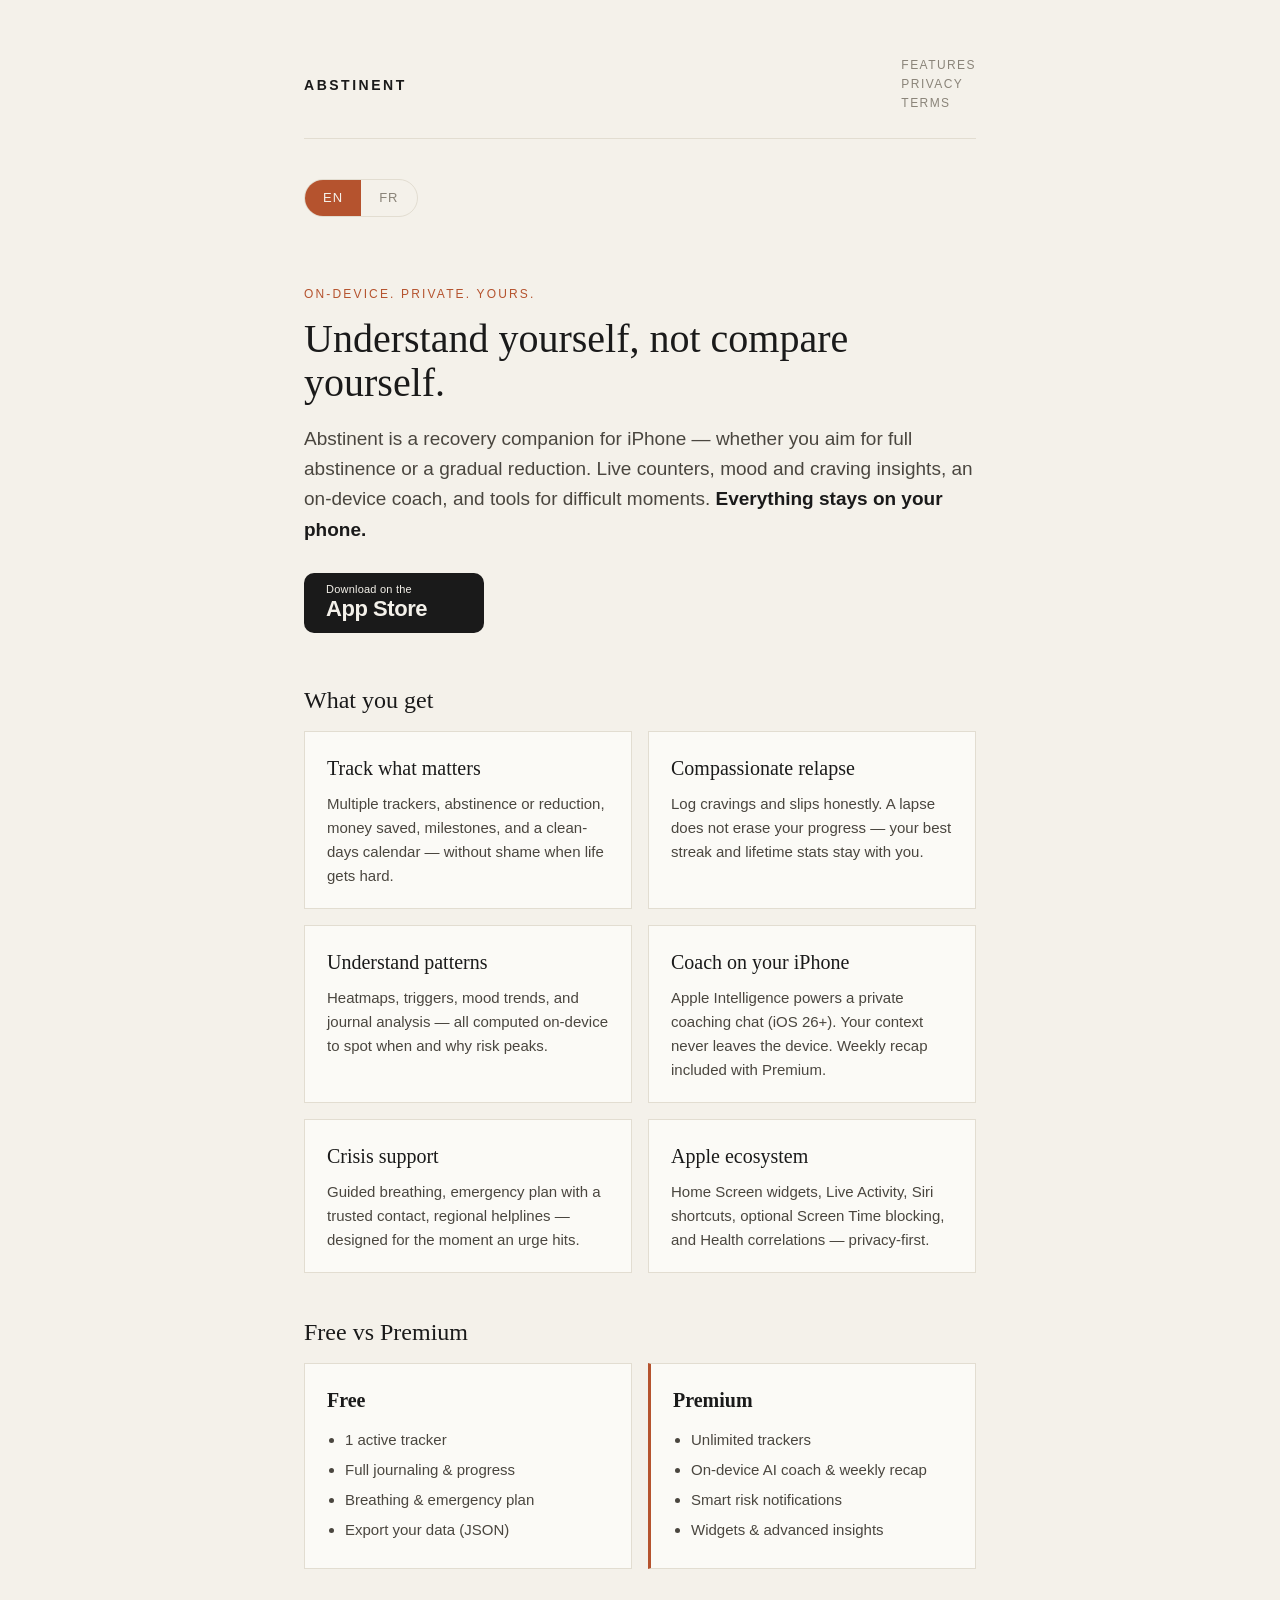
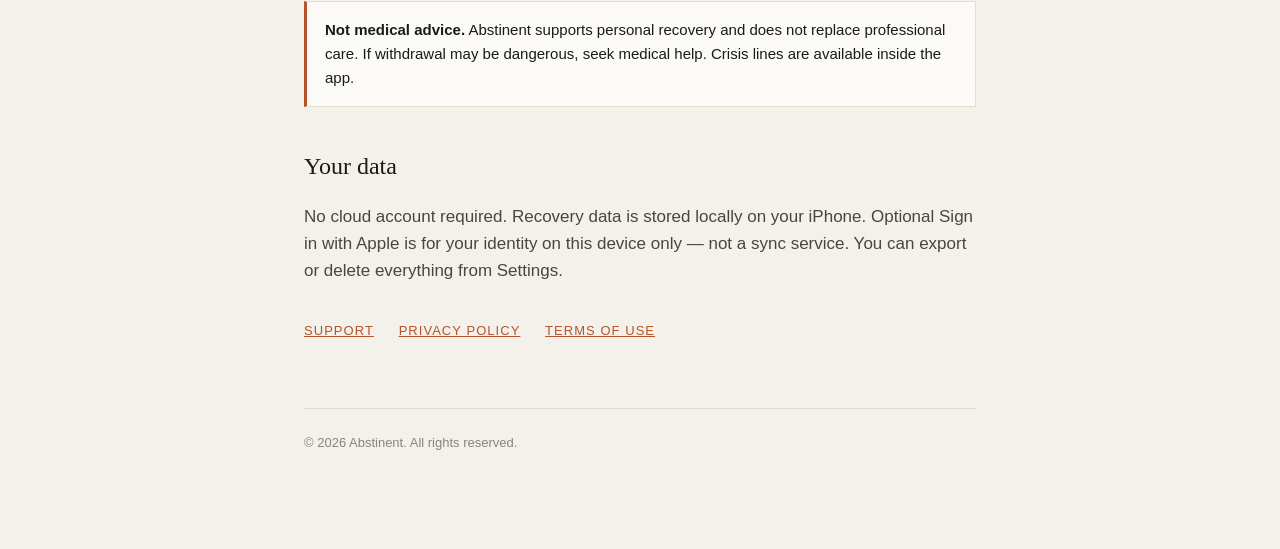
<file: index.html>
<!DOCTYPE html>
<html lang="en">
<head>
  <meta charset="utf-8" />
  <meta name="viewport" content="width=device-width, initial-scale=1" />
  <title>Abstinent — Private sobriety tracker for iPhone</title>
  <meta name="description" content="Abstinent helps you quit or reduce addictive habits with on-device intelligence, compassionate relapse tracking, widgets, and a private coach. Your data never leaves your iPhone." />
  <meta property="og:title" content="Abstinent — Understand yourself, not compare yourself" />
  <meta property="og:description" content="Private, on-device recovery tracker for iPhone. Abstinence or reduction, relapse patterns, breathing exercises, emergency plan — 100% on your device." />
  <meta property="og:type" content="website" />
  <meta property="og:url" content="https://abstinent.app/" />
  <meta name="twitter:card" content="summary_large_image" />
  <link rel="stylesheet" href="/style.css" />
</head>
<body>
  <div class="wrap">
    <header class="site">
      <a class="brand" href="/">Abstinent</a>
      <nav>
        <a href="#features" data-lang="en">Features</a>
        <a href="#features" data-lang="fr">Fonctionnalités</a>
        <a href="/privacy" data-lang="en">Privacy</a>
        <a href="/privacy" data-lang="fr">Confidentialité</a>
        <a href="/terms" data-lang="en">Terms</a>
        <a href="/terms" data-lang="fr">Conditions</a>
      </nav>
    </header>

    <div class="lang-toggle" role="group" aria-label="Language">
      <button data-set="en">EN</button>
      <button data-set="fr">FR</button>
    </div>

    <section data-lang="en">
      <div class="hero">
        <p class="kicker">On-device. Private. Yours.</p>
        <h1>Understand yourself, not compare yourself.</h1>
        <p class="lead">Abstinent is a recovery companion for iPhone — whether you aim for full abstinence or a gradual reduction. Live counters, mood and craving insights, an on-device coach, and tools for difficult moments. <strong>Everything stays on your phone.</strong></p>
        <div class="cta-row">
          <a class="app-store-badge" href="https://apps.apple.com/app/id6782558840" rel="noopener noreferrer" aria-label="Download on the App Store">
            <span class="badge-label">Download on the</span>
            <span class="badge-store">App Store</span>
          </a>
        </div>
      </div>

      <h2 id="features">What you get</h2>
      <div class="feature-grid">
        <article class="feature-card">
          <h3>Track what matters</h3>
          <p>Multiple trackers, abstinence or reduction, money saved, milestones, and a clean-days calendar — without shame when life gets hard.</p>
        </article>
        <article class="feature-card">
          <h3>Compassionate relapse</h3>
          <p>Log cravings and slips honestly. A lapse does not erase your progress — your best streak and lifetime stats stay with you.</p>
        </article>
        <article class="feature-card">
          <h3>Understand patterns</h3>
          <p>Heatmaps, triggers, mood trends, and journal analysis — all computed on-device to spot when and why risk peaks.</p>
        </article>
        <article class="feature-card">
          <h3>Coach on your iPhone</h3>
          <p>Apple Intelligence powers a private coaching chat (iOS 26+). Your context never leaves the device. Weekly recap included with Premium.</p>
        </article>
        <article class="feature-card">
          <h3>Crisis support</h3>
          <p>Guided breathing, emergency plan with a trusted contact, regional helplines — designed for the moment an urge hits.</p>
        </article>
        <article class="feature-card">
          <h3>Apple ecosystem</h3>
          <p>Home Screen widgets, Live Activity, Siri shortcuts, optional Screen Time blocking, and Health correlations — privacy-first.</p>
        </article>
      </div>

      <h2>Free vs Premium</h2>
      <div class="tier-grid">
        <div class="tier-card">
          <h3>Free</h3>
          <ul>
            <li>1 active tracker</li>
            <li>Full journaling &amp; progress</li>
            <li>Breathing &amp; emergency plan</li>
            <li>Export your data (JSON)</li>
          </ul>
        </div>
        <div class="tier-card tier-pro">
          <h3>Premium</h3>
          <ul>
            <li>Unlimited trackers</li>
            <li>On-device AI coach &amp; weekly recap</li>
            <li>Smart risk notifications</li>
            <li>Widgets &amp; advanced insights</li>
          </ul>
        </div>
      </div>

      <div class="callout">
        <strong>Not medical advice.</strong> Abstinent supports personal recovery and does not replace professional care. If withdrawal may be dangerous, seek medical help. Crisis lines are available inside the app.
      </div>

      <h2>Your data</h2>
      <p>No cloud account required. Recovery data is stored locally on your iPhone. Optional Sign in with Apple is for your identity on this device only — not a sync service. You can export or delete everything from Settings.</p>

      <div class="links-row">
        <a href="mailto:support@abstinent.app">Support</a>
        <a href="/privacy">Privacy Policy</a>
        <a href="/terms">Terms of Use</a>
      </div>
    </section>

    <section data-lang="fr">
      <div class="hero">
        <p class="kicker">Sur l'appareil. Privé. À toi.</p>
        <h1>Se comprendre, pas se comparer.</h1>
        <p class="lead">Abstinent est un compagnon de récupération pour iPhone — que tu vises l'abstinence totale ou une réduction progressive. Compteurs en direct, analyses d'humeur et d'envies, coach on-device et outils pour les moments difficiles. <strong>Tout reste sur ton téléphone.</strong></p>
        <div class="cta-row">
          <a class="app-store-badge" href="https://apps.apple.com/app/id6782558840" rel="noopener noreferrer" aria-label="Télécharger sur l'App Store">
            <span class="badge-label">Télécharger sur l'</span>
            <span class="badge-store">App Store</span>
          </a>
        </div>
      </div>

      <h2 id="features">Ce que tu obtiens</h2>
      <div class="feature-grid">
        <article class="feature-card">
          <h3>Suis ce qui compte</h3>
          <p>Plusieurs suivis, abstinence ou réduction, argent économisé, paliers et calendrier des jours réussis — sans culpabilité quand ça va mal.</p>
        </article>
        <article class="feature-card">
          <h3>Rechute bienveillante</h3>
          <p>Note honnêtement envies et écarts. Un lapse n'efface pas tes progrès — ta meilleure série et tes stats à vie restent.</p>
        </article>
        <article class="feature-card">
          <h3>Comprends tes schémas</h3>
          <p>Cartes de risque, déclencheurs, humeur et analyse du journal — tout calculé on-device pour repérer quand le risque monte.</p>
        </article>
        <article class="feature-card">
          <h3>Coach sur ton iPhone</h3>
          <p>Apple Intelligence alimente un chat de coaching privé (iOS 26+). Ton contexte ne quitte jamais l'appareil. Bilan hebdo inclus avec Premium.</p>
        </article>
        <article class="feature-card">
          <h3>Soutien en crise</h3>
          <p>Respiration guidée, plan d'urgence avec un proche, lignes d'aide régionales — conçu pour le moment où l'envie frappe.</p>
        </article>
        <article class="feature-card">
          <h3>Écosystème Apple</h3>
          <p>Widgets, Live Activity, raccourcis Siri, blocage Temps d'écran optionnel et corrélations Santé — privacy-first.</p>
        </article>
      </div>

      <h2>Gratuit vs Premium</h2>
      <div class="tier-grid">
        <div class="tier-card">
          <h3>Gratuit</h3>
          <ul>
            <li>1 suivi actif</li>
            <li>Journal &amp; progrès complets</li>
            <li>Respiration &amp; plan d'urgence</li>
            <li>Export de tes données (JSON)</li>
          </ul>
        </div>
        <div class="tier-card tier-pro">
          <h3>Premium</h3>
          <ul>
            <li>Suivis illimités</li>
            <li>Coach IA on-device &amp; bilan hebdo</li>
            <li>Notifications intelligentes</li>
            <li>Widgets &amp; analyses avancées</li>
          </ul>
        </div>
      </div>

      <div class="callout">
        <strong>Pas un avis médical.</strong> Abstinent accompagne ta récupération personnelle et ne remplace pas un suivi professionnel. Si le sevrage peut être dangereux, consulte un médecin. Des lignes d'aide sont disponibles dans l'app.
      </div>

      <h2>Tes données</h2>
      <p>Aucun compte cloud requis. Les données de récupération sont stockées localement sur ton iPhone. Se connecter avec Apple sert à ton identité sur cet appareil — pas à une synchronisation. Tu peux tout exporter ou supprimer depuis les Réglages.</p>

      <div class="links-row">
        <a href="mailto:support@abstinent.app">Assistance</a>
        <a href="/privacy">Politique de confidentialité</a>
        <a href="/terms">Conditions d'utilisation</a>
      </div>
    </section>

    <footer class="site">
      <span data-lang="en">© 2026 Abstinent. All rights reserved.</span>
      <span data-lang="fr">© 2026 Abstinent. Tous droits réservés.</span>
    </footer>
  </div>
  <script src="/app.js"></script>
</body>
</html>
</file>
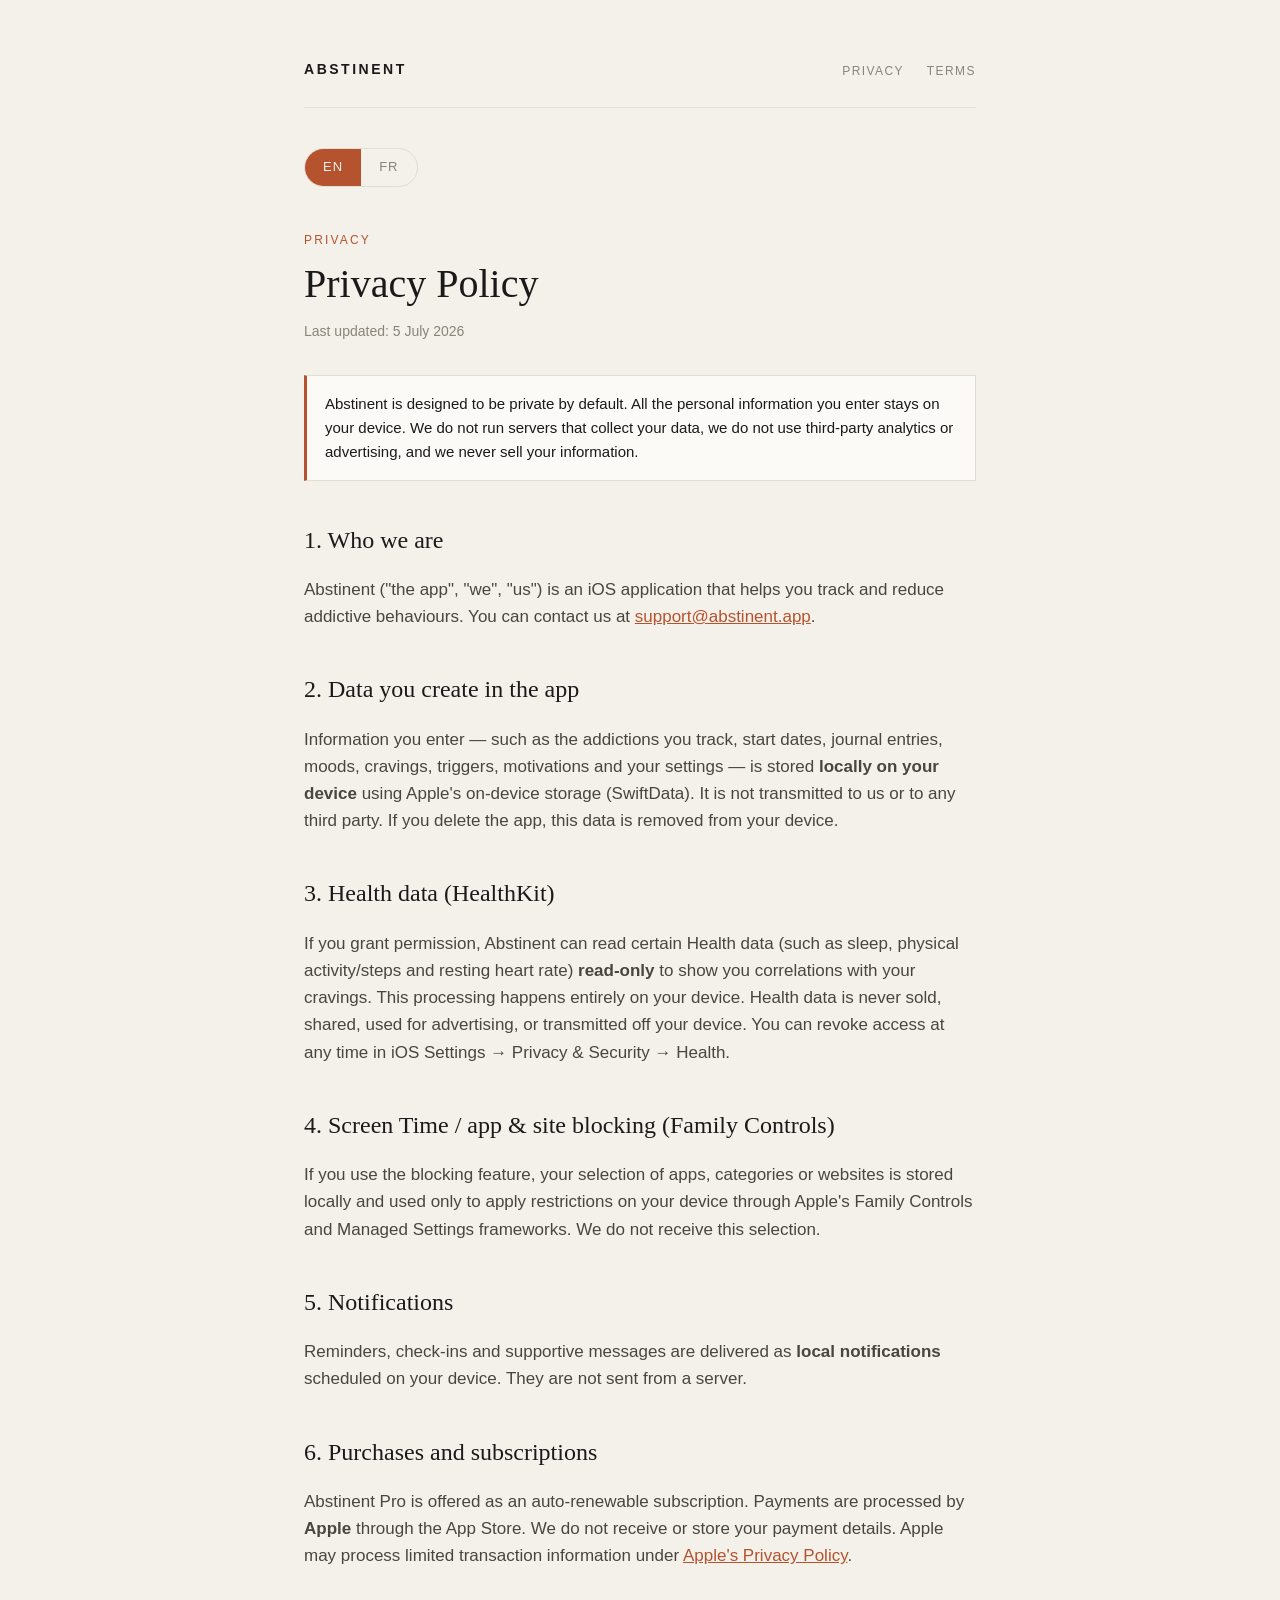
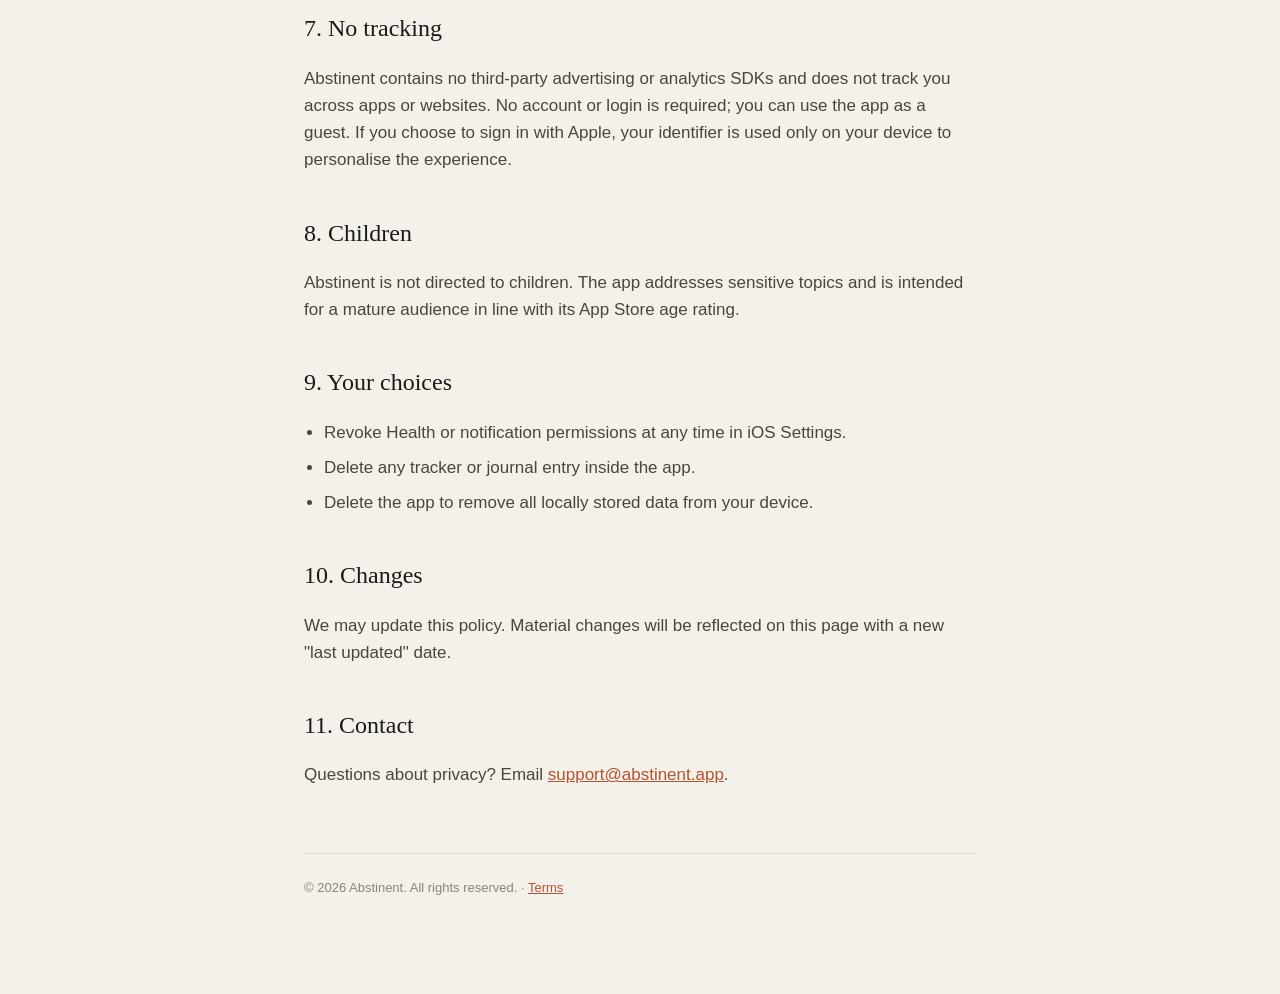
<file: privacy/index.html>
<!DOCTYPE html>
<html lang="en">
<head>
  <meta charset="utf-8" />
  <meta name="viewport" content="width=device-width, initial-scale=1" />
  <title>Privacy Policy — Abstinent</title>
  <meta name="description" content="Abstinent privacy policy. All your data stays on your device. No tracking, no servers, no accounts." />
  <link rel="stylesheet" href="/style.css" />
</head>
<body>
  <div class="wrap">
    <header class="site">
      <a class="brand" href="/">Abstinent</a>
      <nav>
        <a href="/privacy">Privacy</a>
        <a href="/terms">Terms</a>
      </nav>
    </header>

    <div class="lang-toggle" role="group" aria-label="Language">
      <button data-set="en">EN</button>
      <button data-set="fr">FR</button>
    </div>

    <!-- ENGLISH -->
    <section data-lang="en">
      <p class="kicker">Privacy</p>
      <h1>Privacy Policy</h1>
      <p class="updated">Last updated: 5 July 2026</p>

      <div class="callout">
        Abstinent is designed to be private by default. All the personal information you enter
        stays on your device. We do not run servers that collect your data, we do not use
        third-party analytics or advertising, and we never sell your information.
      </div>

      <h2>1. Who we are</h2>
      <p>Abstinent ("the app", "we", "us") is an iOS application that helps you track and reduce
      addictive behaviours. You can contact us at
      <a href="mailto:support@abstinent.app">support@abstinent.app</a>.</p>

      <h2>2. Data you create in the app</h2>
      <p>Information you enter — such as the addictions you track, start dates, journal entries,
      moods, cravings, triggers, motivations and your settings — is stored <strong>locally on your
      device</strong> using Apple's on-device storage (SwiftData). It is not transmitted to us or to
      any third party. If you delete the app, this data is removed from your device.</p>

      <h2>3. Health data (HealthKit)</h2>
      <p>If you grant permission, Abstinent can read certain Health data (such as sleep, physical
      activity/steps and resting heart rate) <strong>read-only</strong> to show you correlations with
      your cravings. This processing happens entirely on your device. Health data is never sold,
      shared, used for advertising, or transmitted off your device. You can revoke access at any time
      in iOS Settings → Privacy &amp; Security → Health.</p>

      <h2>4. Screen Time / app &amp; site blocking (Family Controls)</h2>
      <p>If you use the blocking feature, your selection of apps, categories or websites is stored
      locally and used only to apply restrictions on your device through Apple's Family Controls and
      Managed Settings frameworks. We do not receive this selection.</p>

      <h2>5. Notifications</h2>
      <p>Reminders, check-ins and supportive messages are delivered as <strong>local
      notifications</strong> scheduled on your device. They are not sent from a server.</p>

      <h2>6. Purchases and subscriptions</h2>
      <p>Abstinent Pro is offered as an auto-renewable subscription. Payments are processed by
      <strong>Apple</strong> through the App Store. We do not receive or store your payment details.
      Apple may process limited transaction information under
      <a href="https://www.apple.com/legal/privacy/" target="_blank" rel="noopener">Apple's Privacy Policy</a>.</p>

      <h2>7. No tracking</h2>
      <p>Abstinent contains no third-party advertising or analytics SDKs and does not track you across
      apps or websites. No account or login is required; you can use the app as a guest. If you choose
      to sign in with Apple, your identifier is used only on your device to personalise the experience.</p>

      <h2>8. Children</h2>
      <p>Abstinent is not directed to children. The app addresses sensitive topics and is intended for
      a mature audience in line with its App Store age rating.</p>

      <h2>9. Your choices</h2>
      <ul>
        <li>Revoke Health or notification permissions at any time in iOS Settings.</li>
        <li>Delete any tracker or journal entry inside the app.</li>
        <li>Delete the app to remove all locally stored data from your device.</li>
      </ul>

      <h2>10. Changes</h2>
      <p>We may update this policy. Material changes will be reflected on this page with a new "last
      updated" date.</p>

      <h2>11. Contact</h2>
      <p>Questions about privacy? Email <a href="mailto:support@abstinent.app">support@abstinent.app</a>.</p>
    </section>

    <!-- FRANÇAIS -->
    <section data-lang="fr">
      <p class="kicker">Confidentialité</p>
      <h1>Politique de confidentialité</h1>
      <p class="updated">Dernière mise à jour : 5 juillet 2026</p>

      <div class="callout">
        Abstinent est conçue pour être privée par défaut. Toutes les informations que tu saisis
        restent sur ton appareil. Nous n'exploitons aucun serveur qui collecterait tes données, nous
        n'utilisons ni outils d'analyse tiers ni publicité, et nous ne vendons jamais tes informations.
      </div>

      <h2>1. Qui sommes-nous</h2>
      <p>Abstinent (« l'app », « nous ») est une application iOS qui t'aide à suivre et réduire des
      comportements addictifs. Tu peux nous contacter à
      <a href="mailto:support@abstinent.app">support@abstinent.app</a>.</p>

      <h2>2. Données créées dans l'app</h2>
      <p>Les informations que tu saisis — addictions suivies, dates de début, entrées de journal,
      humeurs, cravings, déclencheurs, motivations et réglages — sont stockées <strong>localement sur
      ton appareil</strong> via le stockage on-device d'Apple (SwiftData). Elles ne nous sont pas
      transmises, ni à un tiers. Si tu supprimes l'app, ces données sont effacées de ton appareil.</p>

      <h2>3. Données de santé (HealthKit)</h2>
      <p>Avec ton autorisation, Abstinent peut lire certaines données Santé (sommeil, activité/pas,
      fréquence cardiaque au repos) en <strong>lecture seule</strong> pour t'afficher des corrélations
      avec tes cravings. Ce traitement a lieu entièrement sur ton appareil. Les données de santé ne
      sont jamais vendues, partagées, utilisées à des fins publicitaires ni transmises hors de ton
      appareil. Tu peux révoquer l'accès à tout moment dans Réglages iOS → Confidentialité et sécurité
      → Santé.</p>

      <h2>4. Temps d'écran / blocage d'apps et sites (Family Controls)</h2>
      <p>Si tu utilises la fonction de blocage, ta sélection d'apps, catégories ou sites est stockée
      localement et sert uniquement à appliquer des restrictions sur ton appareil via les frameworks
      Family Controls et Managed Settings d'Apple. Nous ne recevons pas cette sélection.</p>

      <h2>5. Notifications</h2>
      <p>Rappels, check-ins et messages de soutien sont délivrés sous forme de <strong>notifications
      locales</strong> planifiées sur ton appareil. Elles ne proviennent pas d'un serveur.</p>

      <h2>6. Achats et abonnements</h2>
      <p>Abstinent Pro est proposé sous forme d'abonnement à renouvellement automatique. Les paiements
      sont traités par <strong>Apple</strong> via l'App Store. Nous ne recevons ni ne stockons tes
      informations de paiement. Apple peut traiter des informations de transaction limitées selon la
      <a href="https://www.apple.com/legal/privacy/" target="_blank" rel="noopener">politique de confidentialité d'Apple</a>.</p>

      <h2>7. Aucun pistage</h2>
      <p>Abstinent ne contient aucun SDK publicitaire ou d'analyse tiers et ne te piste pas à travers
      les apps ou les sites. Aucun compte n'est requis ; tu peux utiliser l'app en mode invité. Si tu
      choisis « Se connecter avec Apple », ton identifiant est utilisé uniquement sur ton appareil pour
      personnaliser l'expérience.</p>

      <h2>8. Enfants</h2>
      <p>Abstinent ne s'adresse pas aux enfants. L'app traite de sujets sensibles et vise un public
      mature, conformément à sa classification d'âge sur l'App Store.</p>

      <h2>9. Tes choix</h2>
      <ul>
        <li>Révoquer les autorisations Santé ou notifications à tout moment dans les Réglages iOS.</li>
        <li>Supprimer n'importe quel suivi ou entrée de journal dans l'app.</li>
        <li>Supprimer l'app pour effacer toutes les données stockées localement.</li>
      </ul>

      <h2>10. Modifications</h2>
      <p>Nous pouvons mettre à jour cette politique. Les changements importants seront reflétés sur
      cette page avec une nouvelle date de « dernière mise à jour ».</p>

      <h2>11. Contact</h2>
      <p>Des questions sur la confidentialité ? Écris à
      <a href="mailto:support@abstinent.app">support@abstinent.app</a>.</p>
    </section>

    <footer class="site">
      <span data-lang="en">© 2026 Abstinent. All rights reserved. · <a href="/terms">Terms</a></span>
      <span data-lang="fr">© 2026 Abstinent. Tous droits réservés. · <a href="/terms">Conditions</a></span>
    </footer>
  </div>
  <script src="/app.js"></script>
</body>
</html>
</file>
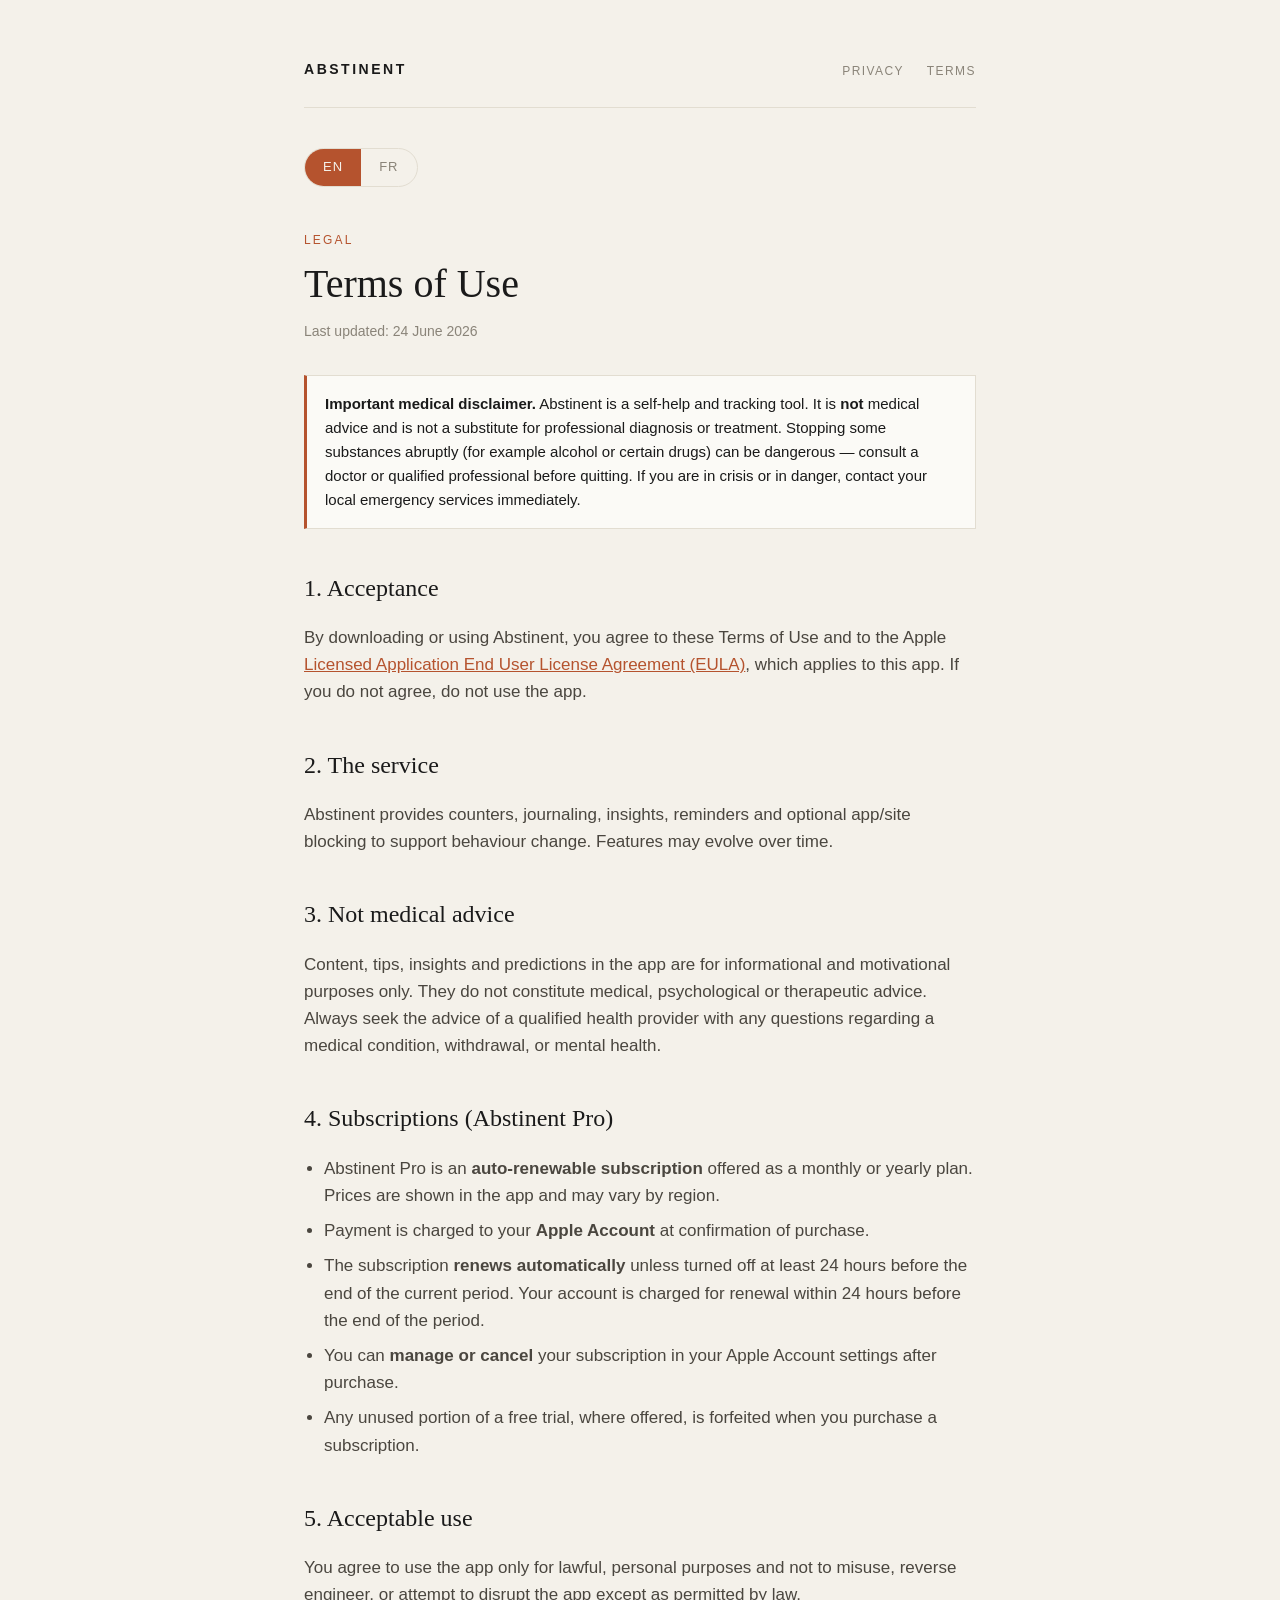
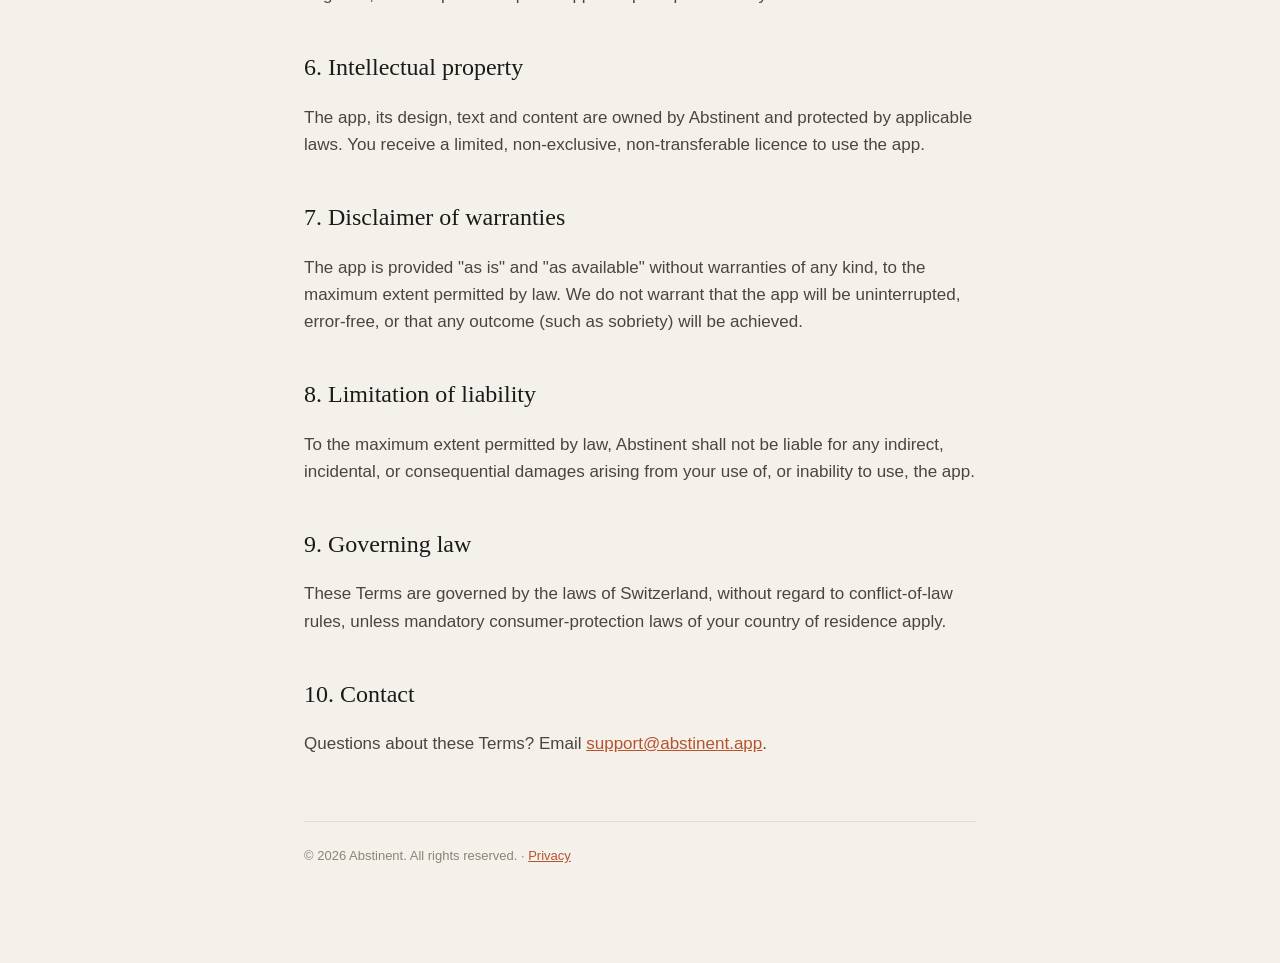
<file: terms/index.html>
<!DOCTYPE html>
<html lang="en">
<head>
  <meta charset="utf-8" />
  <meta name="viewport" content="width=device-width, initial-scale=1" />
  <title>Terms of Use — Abstinent</title>
  <meta name="description" content="Abstinent terms of use, subscription terms, and important medical disclaimer." />
  <link rel="stylesheet" href="/style.css" />
</head>
<body>
  <div class="wrap">
    <header class="site">
      <a class="brand" href="/">Abstinent</a>
      <nav>
        <a href="/privacy">Privacy</a>
        <a href="/terms">Terms</a>
      </nav>
    </header>

    <div class="lang-toggle" role="group" aria-label="Language">
      <button data-set="en">EN</button>
      <button data-set="fr">FR</button>
    </div>

    <!-- ENGLISH -->
    <section data-lang="en">
      <p class="kicker">Legal</p>
      <h1>Terms of Use</h1>
      <p class="updated">Last updated: 24 June 2026</p>

      <div class="callout">
        <strong>Important medical disclaimer.</strong> Abstinent is a self-help and tracking tool. It
        is <strong>not</strong> medical advice and is not a substitute for professional diagnosis or
        treatment. Stopping some substances abruptly (for example alcohol or certain drugs) can be
        dangerous — consult a doctor or qualified professional before quitting. If you are in crisis or
        in danger, contact your local emergency services immediately.
      </div>

      <h2>1. Acceptance</h2>
      <p>By downloading or using Abstinent, you agree to these Terms of Use and to the Apple
      <a href="https://www.apple.com/legal/internet-services/itunes/dev/stdeula/" target="_blank" rel="noopener">Licensed Application End User License Agreement (EULA)</a>,
      which applies to this app. If you do not agree, do not use the app.</p>

      <h2>2. The service</h2>
      <p>Abstinent provides counters, journaling, insights, reminders and optional app/site blocking to
      support behaviour change. Features may evolve over time.</p>

      <h2>3. Not medical advice</h2>
      <p>Content, tips, insights and predictions in the app are for informational and motivational
      purposes only. They do not constitute medical, psychological or therapeutic advice. Always seek
      the advice of a qualified health provider with any questions regarding a medical condition,
      withdrawal, or mental health.</p>

      <h2>4. Subscriptions (Abstinent Pro)</h2>
      <ul>
        <li>Abstinent Pro is an <strong>auto-renewable subscription</strong> offered as a monthly or
        yearly plan. Prices are shown in the app and may vary by region.</li>
        <li>Payment is charged to your <strong>Apple Account</strong> at confirmation of purchase.</li>
        <li>The subscription <strong>renews automatically</strong> unless turned off at least 24 hours
        before the end of the current period. Your account is charged for renewal within 24 hours
        before the end of the period.</li>
        <li>You can <strong>manage or cancel</strong> your subscription in your Apple Account settings
        after purchase.</li>
        <li>Any unused portion of a free trial, where offered, is forfeited when you purchase a
        subscription.</li>
      </ul>

      <h2>5. Acceptable use</h2>
      <p>You agree to use the app only for lawful, personal purposes and not to misuse, reverse
      engineer, or attempt to disrupt the app except as permitted by law.</p>

      <h2>6. Intellectual property</h2>
      <p>The app, its design, text and content are owned by Abstinent and protected by applicable laws.
      You receive a limited, non-exclusive, non-transferable licence to use the app.</p>

      <h2>7. Disclaimer of warranties</h2>
      <p>The app is provided "as is" and "as available" without warranties of any kind, to the maximum
      extent permitted by law. We do not warrant that the app will be uninterrupted, error-free, or
      that any outcome (such as sobriety) will be achieved.</p>

      <h2>8. Limitation of liability</h2>
      <p>To the maximum extent permitted by law, Abstinent shall not be liable for any indirect,
      incidental, or consequential damages arising from your use of, or inability to use, the app.</p>

      <h2>9. Governing law</h2>
      <p>These Terms are governed by the laws of Switzerland, without regard to conflict-of-law rules,
      unless mandatory consumer-protection laws of your country of residence apply.</p>

      <h2>10. Contact</h2>
      <p>Questions about these Terms? Email
      <a href="mailto:support@abstinent.app">support@abstinent.app</a>.</p>
    </section>

    <!-- FRANÇAIS -->
    <section data-lang="fr">
      <p class="kicker">Mentions légales</p>
      <h1>Conditions d'utilisation</h1>
      <p class="updated">Dernière mise à jour : 24 juin 2026</p>

      <div class="callout">
        <strong>Avertissement médical important.</strong> Abstinent est un outil d'auto-assistance et
        de suivi. Ce n'est <strong>pas</strong> un avis médical et cela ne remplace pas un diagnostic
        ou un traitement professionnel. L'arrêt brutal de certaines substances (par exemple l'alcool ou
        certaines drogues) peut être dangereux — consulte un médecin ou un professionnel qualifié avant
        d'arrêter. En cas de crise ou de danger, contacte immédiatement les services d'urgence locaux.
      </div>

      <h2>1. Acceptation</h2>
      <p>En téléchargeant ou en utilisant Abstinent, tu acceptes ces Conditions d'utilisation ainsi que
      le <a href="https://www.apple.com/legal/internet-services/itunes/dev/stdeula/" target="_blank" rel="noopener">contrat de licence utilisateur (EULA) standard d'Apple</a>,
      qui s'applique à cette app. Si tu n'acceptes pas, n'utilise pas l'app.</p>

      <h2>2. Le service</h2>
      <p>Abstinent fournit des compteurs, un journal, des analyses, des rappels et un blocage optionnel
      d'apps/sites pour soutenir le changement de comportement. Les fonctionnalités peuvent évoluer.</p>

      <h2>3. Pas un avis médical</h2>
      <p>Les contenus, conseils, analyses et prédictions de l'app ont une finalité informative et
      motivationnelle uniquement. Ils ne constituent pas un avis médical, psychologique ou
      thérapeutique. Consulte toujours un professionnel de santé qualifié pour toute question relative à
      une condition médicale, au sevrage ou à la santé mentale.</p>

      <h2>4. Abonnements (Abstinent Pro)</h2>
      <ul>
        <li>Abstinent Pro est un <strong>abonnement à renouvellement automatique</strong> proposé en
        formule mensuelle ou annuelle. Les prix sont affichés dans l'app et peuvent varier selon la
        région.</li>
        <li>Le paiement est débité de ton <strong>compte Apple</strong> à la confirmation de l'achat.</li>
        <li>L'abonnement se <strong>renouvelle automatiquement</strong> sauf désactivation au moins 24 h
        avant la fin de la période en cours. Le renouvellement est débité dans les 24 h précédant la fin
        de la période.</li>
        <li>Tu peux <strong>gérer ou résilier</strong> ton abonnement dans les réglages de ton compte
        Apple après l'achat.</li>
        <li>Toute portion non utilisée d'une période d'essai gratuite, le cas échéant, est perdue lors
        de l'achat d'un abonnement.</li>
      </ul>

      <h2>5. Usage acceptable</h2>
      <p>Tu t'engages à utiliser l'app uniquement à des fins licites et personnelles, et à ne pas en
      faire un usage abusif, à ne pas la décompiler ni tenter de la perturber, sauf dans la mesure
      autorisée par la loi.</p>

      <h2>6. Propriété intellectuelle</h2>
      <p>L'app, son design, ses textes et contenus appartiennent à Abstinent et sont protégés par les
      lois applicables. Tu reçois une licence limitée, non exclusive et non transférable d'utilisation.</p>

      <h2>7. Exclusion de garanties</h2>
      <p>L'app est fournie « en l'état » et « selon disponibilité », sans garantie d'aucune sorte, dans
      la mesure maximale permise par la loi. Nous ne garantissons pas que l'app sera ininterrompue, sans
      erreur, ni qu'un résultat (comme l'abstinence) sera atteint.</p>

      <h2>8. Limitation de responsabilité</h2>
      <p>Dans la mesure maximale permise par la loi, Abstinent ne pourra être tenue responsable de
      dommages indirects, accessoires ou consécutifs résultant de l'utilisation ou de l'impossibilité
      d'utiliser l'app.</p>

      <h2>9. Droit applicable</h2>
      <p>Ces Conditions sont régies par le droit suisse, sans égard aux règles de conflit de lois, sauf
      application des lois impératives de protection des consommateurs de ton pays de résidence.</p>

      <h2>10. Contact</h2>
      <p>Des questions sur ces Conditions ? Écris à
      <a href="mailto:support@abstinent.app">support@abstinent.app</a>.</p>
    </section>

    <footer class="site">
      <span data-lang="en">© 2026 Abstinent. All rights reserved. · <a href="/privacy">Privacy</a></span>
      <span data-lang="fr">© 2026 Abstinent. Tous droits réservés. · <a href="/privacy">Confidentialité</a></span>
    </footer>
  </div>
  <script src="/app.js"></script>
</body>
</html>
</file>
<file: style.css>
:root {
  --paper: #f4f1ea;
  --surface: #fbfaf6;
  --ink: #1a1a1a;
  --ink-2: #4a463f;
  --ink-3: #8a8479;
  --accent: #b5532e;
  --line: #e2ddd1;
  --hairline: #ece8dd;
}

* { box-sizing: border-box; }

html { -webkit-text-size-adjust: 100%; }

body {
  margin: 0;
  background: var(--paper);
  color: var(--ink);
  font-family: -apple-system, BlinkMacSystemFont, "Segoe UI", Roboto, Helvetica, Arial, sans-serif;
  font-size: 17px;
  line-height: 1.6;
}

.wrap {
  max-width: 720px;
  margin: 0 auto;
  padding: 32px 24px 96px;
}

header.site {
  display: flex;
  align-items: center;
  justify-content: space-between;
  padding: 24px 0;
  border-bottom: 1px solid var(--line);
  margin-bottom: 40px;
}

.brand {
  font-weight: 700;
  letter-spacing: 0.18em;
  text-transform: uppercase;
  font-size: 14px;
  color: var(--ink);
  text-decoration: none;
}

nav a {
  color: var(--ink-3);
  text-decoration: none;
  font-size: 12px;
  letter-spacing: 0.12em;
  text-transform: uppercase;
  margin-left: 18px;
}
nav a:hover { color: var(--accent); }

.kicker {
  font-size: 12px;
  letter-spacing: 0.18em;
  text-transform: uppercase;
  color: var(--accent);
  margin-bottom: 12px;
}

h1 {
  font-family: Georgia, "Times New Roman", serif;
  font-weight: 400;
  font-size: 40px;
  line-height: 1.1;
  margin: 0 0 8px;
}

h2 {
  font-family: Georgia, "Times New Roman", serif;
  font-weight: 400;
  font-size: 24px;
  margin: 40px 0 12px;
}

.updated { color: var(--ink-3); font-size: 14px; margin-bottom: 32px; }

p, li { color: var(--ink-2); }
a { color: var(--accent); }

ul { padding-left: 20px; }
li { margin-bottom: 8px; }

.lang-toggle {
  display: inline-flex;
  border: 1px solid var(--line);
  border-radius: 999px;
  overflow: hidden;
  margin-bottom: 32px;
}
.lang-toggle button {
  border: 0;
  background: transparent;
  color: var(--ink-3);
  font: inherit;
  font-size: 13px;
  letter-spacing: 0.08em;
  text-transform: uppercase;
  padding: 8px 18px;
  cursor: pointer;
}
.lang-toggle button.active {
  background: var(--accent);
  color: var(--paper);
}

[data-lang] { display: none; }
body.lang-en [data-lang="en"] { display: block; }
body.lang-fr [data-lang="fr"] { display: block; }

.callout {
  background: var(--surface);
  border: 1px solid var(--line);
  border-left: 3px solid var(--accent);
  padding: 16px 18px;
  margin: 24px 0;
  font-size: 15px;
}

footer.site {
  border-top: 1px solid var(--line);
  margin-top: 64px;
  padding-top: 24px;
  color: var(--ink-3);
  font-size: 13px;
}

.hero { padding: 24px 0 8px; }
.hero p.lead { font-size: 19px; color: var(--ink-2); max-width: 42em; }
.hero p.lead strong { color: var(--ink); font-weight: 600; }

.cta-row { margin-top: 28px; }

.app-store-badge {
  display: inline-flex;
  flex-direction: column;
  justify-content: center;
  min-width: 180px;
  padding: 10px 22px;
  background: var(--ink);
  color: var(--paper);
  border-radius: 10px;
  text-decoration: none;
  line-height: 1.2;
  transition: opacity 0.15s ease;
}
.app-store-badge:hover { opacity: 0.88; color: var(--paper); }
.badge-label { font-size: 11px; letter-spacing: 0.02em; }
.badge-store { font-size: 22px; font-weight: 600; letter-spacing: -0.02em; }

.feature-grid {
  display: grid;
  grid-template-columns: 1fr;
  gap: 16px;
  margin: 8px 0 40px;
}
@media (min-width: 600px) {
  .feature-grid { grid-template-columns: 1fr 1fr; }
}

.feature-card {
  background: var(--surface);
  border: 1px solid var(--line);
  padding: 20px 22px;
}
.feature-card h3 {
  font-family: Georgia, "Times New Roman", serif;
  font-size: 20px;
  font-weight: 400;
  margin: 0 0 8px;
  color: var(--ink);
}
.feature-card p { margin: 0; font-size: 15px; }

.tier-grid {
  display: grid;
  grid-template-columns: 1fr;
  gap: 16px;
  margin: 8px 0 32px;
}
@media (min-width: 520px) {
  .tier-grid { grid-template-columns: 1fr 1fr; }
}
.tier-card {
  border: 1px solid var(--line);
  padding: 20px 22px;
  background: var(--surface);
}
.tier-card.tier-pro {
  border-left: 3px solid var(--accent);
}
.tier-card h3 {
  font-family: Georgia, "Times New Roman", serif;
  font-size: 20px;
  margin: 0 0 12px;
}
.tier-card ul { margin: 0; padding-left: 18px; }
.tier-card li { font-size: 15px; margin-bottom: 6px; }

.links-row { margin-top: 32px; }
.links-row a {
  display: inline-block;
  margin-right: 20px;
  font-size: 13px;
  letter-spacing: 0.08em;
  text-transform: uppercase;
}
</file>
